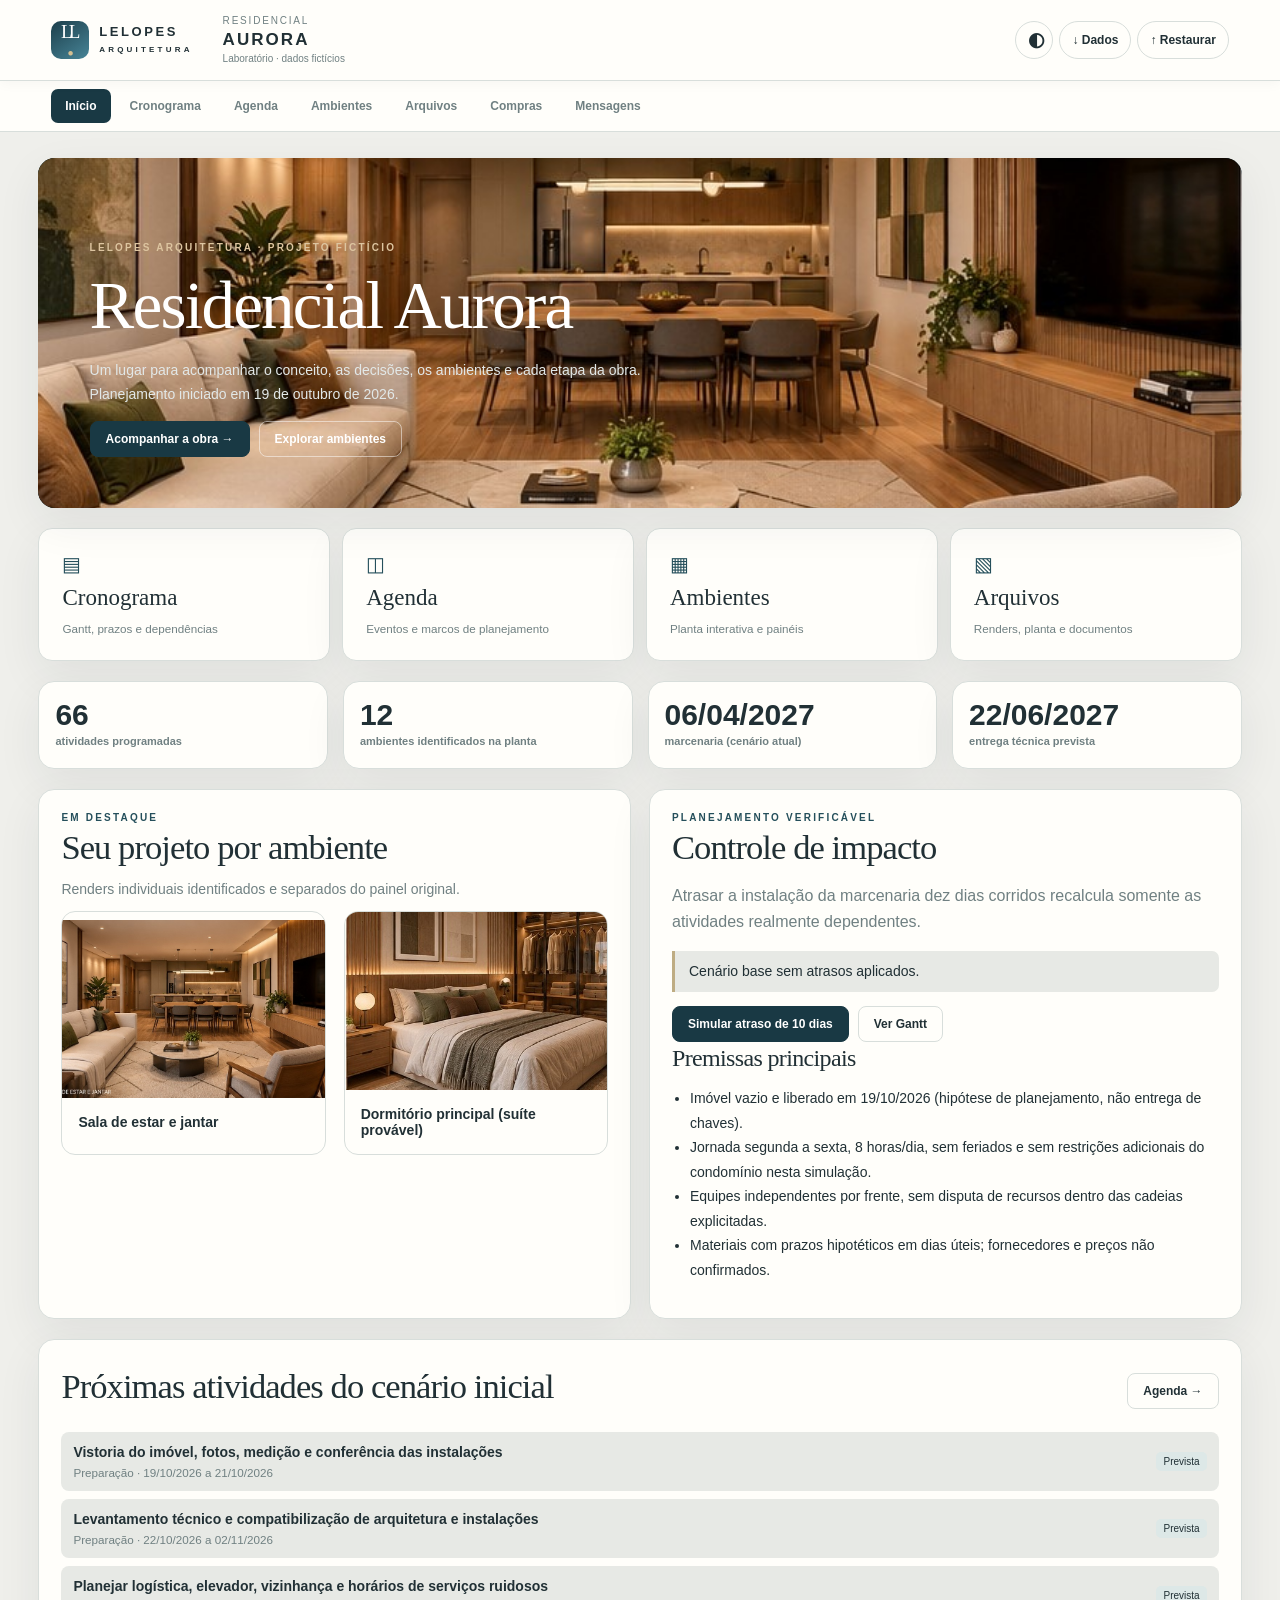
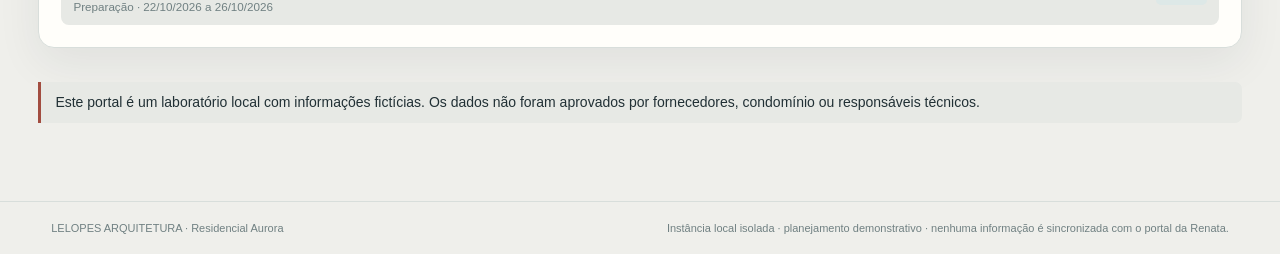
<file: index.html>
<!doctype html><html lang="pt-BR"><head><meta charset="utf-8"><meta name="viewport" content="width=device-width, initial-scale=1"><meta name="theme-color" content="#193944"><meta name="description" content="Portal de acompanhamento do Residencial Aurora. Protótipo local independente."><title>Residencial Aurora · Portal do Cliente</title><link rel="stylesheet" href="./style.css"></head><body>
<div class="shell"><header class="top"><a class="brand" href="#inicio" data-nav="inicio"><span class="monogram">LL<span>•</span></span><span class="brandtext">LELOPES <small>ARQUITETURA</small></span></a><div class="projecttag">RESIDENCIAL <strong>AURORA</strong><small>Laboratório · dados fictícios</small></div><div class="topactions"><button id="theme-toggle" class="iconbtn" aria-label="Alternar modo claro e escuro" title="Tema">◐</button><button id="export-btn" class="subtle" title="Exportar todas as edições locais">↓ Dados</button><button id="import-btn" class="subtle" title="Importar dados salvos">↑ Restaurar</button><input type="file" id="import-file" accept="application/json" hidden></div></header>
<nav class="nav" aria-label="Áreas do portal"><button data-nav="inicio">Início</button><button data-nav="cronograma">Cronograma</button><button data-nav="agenda">Agenda</button><button data-nav="ambientes">Ambientes</button><button data-nav="arquivos">Arquivos</button><button data-nav="compras">Compras</button><button data-nav="mensagens">Mensagens</button></nav>
<main id="app" tabindex="-1"></main><footer><span>LELOPES ARQUITETURA · Residencial Aurora</span><span>Instância local isolada · planejamento demonstrativo · nenhuma informação é sincronizada com o portal da Renata.</span></footer></div>
<div id="toast" role="status" aria-live="polite"></div><script id="aurora-seed" type="application/json">{"project": {"name": "Residencial Aurora", "subtitle": "Portal do cliente · laboratório independente", "start": "2026-10-19", "scope": "Reforma completa de personalização de apartamento entregue com acabamentos básicos", "assumptions": ["Imóvel vazio e liberado em 19/10/2026 (hipótese de planejamento, não entrega de chaves).", "Jornada segunda a sexta, 8 horas/dia, sem feriados e sem restrições adicionais do condomínio nesta simulação.", "Equipes independentes por frente, sem disputa de recursos dentro das cadeias explicitadas.", "Materiais com prazos hipotéticos em dias úteis; fornecedores e preços não confirmados.", "Sem quebra estrutural, alteração de fachada ou remoção indiscriminada de impermeabilização.", "Serviços executivos dependem de vistoria, aprovações e projeto técnico detalhado."], "caveats": ["Quatro ambientes sanitários aparentes; usos e acessos exatos precisam de conferência.", "Perspectivas são conceituais, não comprovação de paginação, dimensões ou compatibilidade com a planta.", "Prazos não incorporam feriados, recessos, tempo de aprovação extraordinário nem contratempos."]}, "rooms": [{"id": "AUR-GERAL", "name": "Apartamento / geral", "short": "Geral", "description": "Conjunto residencial fictício; intervenções condicionadas ao executivo, condomínio e vistorias.", "group": "Geral", "cover": "sala-estar-jantar.jpg", "imageNote": "Vista ilustrativa das áreas sociais.", "polygon": null, "tasks": ["AUR-001", "AUR-002", "AUR-003", "AUR-004", "AUR-005", "AUR-010", "AUR-011", "AUR-014", "AUR-015", "AUR-016", "AUR-017", "AUR-018", "AUR-030", "AUR-031", "AUR-032", "AUR-034", "AUR-035", "AUR-041", "AUR-042", "AUR-045", "AUR-046", "AUR-050", "AUR-064", "AUR-065", "AUR-070", "AUR-071", "AUR-072", "AUR-073", "AUR-074", "AUR-080", "AUR-081", "AUR-093", "AUR-095", "AUR-100", "AUR-101", "AUR-102", "AUR-103", "AUR-104", "AUR-105", "AUR-106"], "images": ["sala-estar-jantar.jpg"]}, {"id": "AUR-SALA", "name": "Sala de estar e jantar", "short": "Estar e jantar", "description": "Estar integrado, mesa retangular central, sofá e rack/TV; cozinha conectada por bancada.", "group": "Área social", "cover": "sala-estar-jantar.jpg", "polygon": [[629, 675], [859, 675], [859, 902], [638, 902]], "tasks": ["AUR-021", "AUR-022", "AUR-053", "AUR-060", "AUR-092"], "images": ["sala-estar-jantar.jpg"]}, {"id": "AUR-COZ", "name": "Cozinha", "short": "Cozinha", "description": "Cozinha integrada à sala, ilha/bancada com banquetas, metais e equipamentos.", "group": "Área social", "cover": "cozinha.jpg", "polygon": [[263, 740], [469, 740], [469, 905], [262, 905]], "tasks": ["AUR-019", "AUR-020", "AUR-043", "AUR-062", "AUR-082", "AUR-083", "AUR-084", "AUR-091"], "images": ["cozinha.jpg"]}, {"id": "AUR-VAR", "name": "Varanda", "short": "Varanda", "description": "Mesa redonda de jantar, cadeira de leitura e infraestrutura de apoio. Churrasqueira/jardim do render sujeitos a verificação.", "group": "Área social", "cover": "varanda.jpg", "polygon": [[863, 671], [1098, 671], [1098, 909], [863, 909]], "tasks": ["AUR-023", "AUR-024", "AUR-044", "AUR-063", "AUR-094"], "images": ["varanda.jpg"]}, {"id": "AUR-LAV", "name": "Lavanderia / serviço", "short": "Serviço", "description": "Ambiente inferior esquerdo com equipamentos de lavagem e apoio à cozinha.", "group": "Apoio", "cover": null, "polygon": [[129, 742], [260, 742], [260, 902], [129, 902]], "tasks": [], "images": []}, {"id": "AUR-CIRC", "name": "Circulação e rouparia", "short": "Circulação", "description": "Circulação íntima horizontal com armários lineares e acessos aos dormitórios e banheiros.", "group": "Apoio", "cover": null, "polygon": [[196, 670], [566, 670], [566, 616], [870, 616], [870, 671], [627, 671], [626, 737], [470, 737], [195, 739]], "tasks": [], "images": []}, {"id": "AUR-SUITE", "name": "Dormitório principal (suíte provável)", "short": "Suíte", "description": "Dormitório de casal à direita. Associação com banheiro deve ser confirmada na planta técnica.", "group": "Área íntima", "cover": "suite.jpg", "imageNote": "Render denominado Suíte; atribuição ao dormitório direito provisória.", "polygon": [[890, 373], [1091, 373], [1091, 613], [889, 613]], "tasks": [], "images": ["suite.jpg"]}, {"id": "AUR-QUARTO", "name": "Dormitório casal / quarto 2", "short": "Quarto 2", "description": "Dormitório de cama dupla à esquerda da planta. Imagem associada por hipótese, pois o render não identifica posição física.", "group": "Área íntima", "cover": "quarto.jpg", "imageNote": "Render denominado Quarto; associação provisória ao dormitório esquerdo.", "polygon": [[264, 373], [443, 373], [443, 560], [483, 560], [483, 618], [489, 618], [489, 670], [263, 670]], "tasks": [], "images": ["quarto.jpg"]}, {"id": "AUR-FLEX", "name": "Dormitório 3 / home office", "short": "Quarto 3", "description": "Ambiente central com sofá-cama ou cama, mesa e armário; sem perspectiva própria inequívoca.", "group": "Área íntima", "cover": null, "polygon": [[494, 353], [683, 353], [683, 555], [562, 555], [562, 614], [494, 614]], "tasks": [], "images": []}, {"id": "AUR-BA1", "name": "Banheiro 1 (superior esquerdo)", "short": "Banho 1", "description": "Instalação com ducha, bacia e bancada próxima ao dormitório esquerdo; verificar acesso.", "group": "Banheiros", "cover": null, "polygon": [[156, 373], [255, 373], [255, 554], [156, 554]], "tasks": [], "images": []}, {"id": "AUR-BA2", "name": "Banheiro 2 (inferior esquerdo)", "short": "Banho 2", "description": "Instalação sanitária compacta à esquerda, próxima à circulação/serviço.", "group": "Banheiros", "cover": null, "polygon": [[154, 561], [252, 561], [252, 637], [194, 637], [194, 669], [154, 669]], "tasks": [], "images": []}, {"id": "AUR-BA3", "name": "Banheiro 3 (centro direito)", "short": "Banho 3", "description": "Instalação na faixa superior entre dormitório central e suíte provável. Associação provisória do render de banheiro.", "group": "Banheiros", "cover": "banheiro.jpg", "imageNote": "Render de banheiro sem identificação de qual dos quatro; atribuição provisória.", "polygon": [[685, 374], [783, 374], [783, 556], [685, 556]], "tasks": [], "images": ["banheiro.jpg"]}, {"id": "AUR-BA4", "name": "Banheiro 4 (centro superior direito)", "short": "Banho 4", "description": "Instalação sanitária adjacente ao banho 3, acesso e uso a confirmar.", "group": "Banheiros", "cover": null, "polygon": [[786, 374], [886, 374], [886, 556], [786, 556]], "tasks": [], "images": []}], "tasks": [{"id": "AUR-001", "name": "Vistoria do imóvel, fotos, medição e conferência das instalações", "stage": "Preparação", "duration": 3, "predecessorIds": [], "environmentId": "AUR-GERAL", "release": 0, "kind": "servico", "notes": "Chaves e autorização de acesso são premissas de trabalho, não fatos confirmados.", "status": "prevista", "visao": "principal", "criticalCandidate": false, "start": "2026-10-19", "end": "2026-10-21"}, {"id": "AUR-002", "name": "Levantamento técnico e compatibilização de arquitetura e instalações", "stage": "Preparação", "duration": 8, "predecessorIds": ["AUR-001"], "environmentId": "AUR-GERAL", "release": 0, "kind": "servico", "notes": "", "status": "prevista", "visao": "principal", "criticalCandidate": false, "start": "2026-10-22", "end": "2026-11-02"}, {"id": "AUR-003", "name": "Conferência estrutural, condominial, responsabilidade técnica e aprovações", "stage": "Preparação", "duration": 10, "predecessorIds": ["AUR-002"], "environmentId": "AUR-GERAL", "release": 0, "kind": "servico", "notes": "Proibir remoções estruturais sem análise técnica e anuências aplicáveis.", "status": "prevista", "visao": "principal", "criticalCandidate": false, "start": "2026-11-03", "end": "2026-11-16"}, {"id": "AUR-004", "name": "Planejar logística, elevador, vizinhança e horários de serviços ruidosos", "stage": "Preparação", "duration": 3, "predecessorIds": ["AUR-001"], "environmentId": "AUR-GERAL", "release": 0, "kind": "servico", "notes": "", "status": "prevista", "visao": "principal", "criticalCandidate": false, "start": "2026-10-22", "end": "2026-10-26"}, {"id": "AUR-005", "name": "Proteções, segurança, isolamento, ponto provisório e organização de canteiro", "stage": "Preparação", "duration": 3, "predecessorIds": ["AUR-003", "AUR-004"], "environmentId": "AUR-GERAL", "release": 0, "kind": "servico", "notes": "", "status": "prevista", "visao": "principal", "criticalCandidate": false, "start": "2026-11-17", "end": "2026-11-19"}, {"id": "AUR-010", "name": "Especificar e aprovar pisos, revestimentos e rodapés", "stage": "Compras e suprimentos", "duration": 6, "predecessorIds": ["AUR-002"], "environmentId": "AUR-GERAL", "release": 0, "kind": "compra", "notes": "", "status": "prevista", "visao": "principal", "criticalCandidate": false, "start": "2026-11-03", "end": "2026-11-10"}, {"id": "AUR-011", "name": "Comprar e receber pisos, argamassas, rejuntes e impermeabilizantes", "stage": "Compras e suprimentos", "duration": 22, "predecessorIds": ["AUR-010"], "environmentId": "AUR-GERAL", "release": 0, "kind": "fornecimento", "notes": "Prazo fictício; requer confirmação comercial.", "status": "prevista", "visao": "principal", "criticalCandidate": false, "start": "2026-11-11", "end": "2026-12-10"}, {"id": "AUR-012", "name": "Especificar louças, metais, boxes e acessórios", "stage": "Compras e suprimentos", "duration": 5, "predecessorIds": ["AUR-002"], "environmentId": "AUR-BANS", "release": 0, "kind": "compra", "notes": "", "status": "prevista", "visao": "principal", "criticalCandidate": false, "start": "2026-11-03", "end": "2026-11-09"}, {"id": "AUR-013", "name": "Comprar e receber louças, metais e boxes", "stage": "Compras e suprimentos", "duration": 25, "predecessorIds": ["AUR-012"], "environmentId": "AUR-BANS", "release": 0, "kind": "fornecimento", "notes": "", "status": "prevista", "visao": "principal", "criticalCandidate": false, "start": "2026-11-10", "end": "2026-12-14"}, {"id": "AUR-014", "name": "Aprovar projeto luminotécnico e compatibilizar elétrica", "stage": "Compras e suprimentos", "duration": 7, "predecessorIds": ["AUR-002"], "environmentId": "AUR-GERAL", "release": 0, "kind": "compra", "notes": "", "status": "prevista", "visao": "principal", "criticalCandidate": false, "start": "2026-11-03", "end": "2026-11-11"}, {"id": "AUR-015", "name": "Comprar e receber perfis LED, drivers e luminárias", "stage": "Compras e suprimentos", "duration": 24, "predecessorIds": ["AUR-014"], "environmentId": "AUR-GERAL", "release": 0, "kind": "fornecimento", "notes": "", "status": "prevista", "visao": "principal", "criticalCandidate": false, "start": "2026-11-12", "end": "2026-12-15"}, {"id": "AUR-016", "name": "Definir marcenaria executiva, ferragens, tecidos e amostras", "stage": "Compras e suprimentos", "duration": 12, "predecessorIds": ["AUR-002"], "environmentId": "AUR-GERAL", "release": 0, "kind": "compra", "notes": "", "status": "prevista", "visao": "principal", "criticalCandidate": false, "start": "2026-11-03", "end": "2026-11-18"}, {"id": "AUR-017", "name": "Fabricação industrial da marcenaria personalizada", "stage": "Compras e suprimentos", "duration": 38, "predecessorIds": ["AUR-016"], "environmentId": "AUR-GERAL", "release": 0, "kind": "fornecimento", "notes": "Fabricação fictícia sob encomenda, em paralelo às obras civis.", "status": "prevista", "visao": "principal", "criticalCandidate": false, "start": "2026-11-19", "end": "2027-01-11"}, {"id": "AUR-018", "name": "Transporte, conferência e aclimatação da marcenaria", "stage": "Compras e suprimentos", "duration": 3, "predecessorIds": ["AUR-017"], "environmentId": "AUR-GERAL", "release": 0, "kind": "fornecimento", "notes": "", "status": "prevista", "visao": "principal", "criticalCandidate": false, "start": "2027-01-12", "end": "2027-01-14"}, {"id": "AUR-019", "name": "Escolher pedras e detalhes de bancadas e soleiras", "stage": "Compras e suprimentos", "duration": 7, "predecessorIds": ["AUR-002"], "environmentId": "AUR-COZ", "release": 0, "kind": "compra", "notes": "", "status": "prevista", "visao": "principal", "criticalCandidate": false, "start": "2026-11-03", "end": "2026-11-11"}, {"id": "AUR-020", "name": "Comprar e receber eletrodomésticos e equipamentos", "stage": "Compras e suprimentos", "duration": 24, "predecessorIds": ["AUR-002"], "environmentId": "AUR-COZ", "release": 0, "kind": "fornecimento", "notes": "", "status": "prevista", "visao": "principal", "criticalCandidate": false, "start": "2026-11-03", "end": "2026-12-04"}, {"id": "AUR-021", "name": "Escolher mobiliário solto, persianas, tapetes e decoração", "stage": "Compras e suprimentos", "duration": 8, "predecessorIds": ["AUR-002"], "environmentId": "AUR-SALA", "release": 0, "kind": "compra", "notes": "", "status": "prevista", "visao": "principal", "criticalCandidate": false, "start": "2026-11-03", "end": "2026-11-12"}, {"id": "AUR-022", "name": "Encomendar e receber mobiliário solto, persianas e decoração", "stage": "Compras e suprimentos", "duration": 35, "predecessorIds": ["AUR-021"], "environmentId": "AUR-SALA", "release": 0, "kind": "fornecimento", "notes": "", "status": "prevista", "visao": "principal", "criticalCandidate": false, "start": "2026-11-13", "end": "2026-12-31"}, {"id": "AUR-023", "name": "Aprovar solução de varanda e necessidade de autorização condominial", "stage": "Compras e suprimentos", "duration": 8, "predecessorIds": ["AUR-002"], "environmentId": "AUR-VAR", "release": 0, "kind": "compra", "notes": "Render sugere área gourmet/jardim, mas infraestrutura deve ser verificada.", "status": "prevista", "visao": "principal", "criticalCandidate": false, "start": "2026-11-03", "end": "2026-11-12"}, {"id": "AUR-024", "name": "Comprar e receber equipamentos e acabamentos da varanda", "stage": "Compras e suprimentos", "duration": 20, "predecessorIds": ["AUR-023"], "environmentId": "AUR-VAR", "release": 0, "kind": "fornecimento", "notes": "", "status": "prevista", "visao": "principal", "criticalCandidate": false, "start": "2026-11-13", "end": "2026-12-10"}, {"id": "AUR-030", "name": "Desenergização seletiva e isolamento das redes a intervir", "stage": "Retiradas e demolições", "duration": 2, "predecessorIds": ["AUR-005"], "environmentId": "AUR-GERAL", "release": 0, "kind": "servico", "notes": "", "status": "prevista", "visao": "principal", "criticalCandidate": false, "start": "2026-11-20", "end": "2026-11-23"}, {"id": "AUR-031", "name": "Desmontagem de peças, portas de móveis e acessórios existentes", "stage": "Retiradas e demolições", "duration": 4, "predecessorIds": ["AUR-030"], "environmentId": "AUR-GERAL", "release": 0, "kind": "servico", "notes": "", "status": "prevista", "visao": "principal", "criticalCandidate": false, "start": "2026-11-24", "end": "2026-11-27"}, {"id": "AUR-032", "name": "Remover pisos, rodapés e bases originais definidos para substituição", "stage": "Retiradas e demolições", "duration": 8, "predecessorIds": ["AUR-031"], "environmentId": "AUR-GERAL", "release": 0, "kind": "servico", "notes": "O apartamento já tem pisos assentados; remoção planejada.", "status": "prevista", "visao": "principal", "criticalCandidate": false, "start": "2026-11-30", "end": "2026-12-09"}, {"id": "AUR-033", "name": "Remover acabamentos básicos dos banheiros e cozinha", "stage": "Retiradas e demolições", "duration": 7, "predecessorIds": ["AUR-031"], "environmentId": "AUR-BANS", "release": 0, "kind": "servico", "notes": "", "status": "prevista", "visao": "principal", "criticalCandidate": false, "start": "2026-11-30", "end": "2026-12-08"}, {"id": "AUR-034", "name": "Caçambas, segregação, transporte e destinação dos resíduos", "stage": "Retiradas e demolições", "duration": 9, "predecessorIds": ["AUR-032", "AUR-033"], "environmentId": "AUR-GERAL", "release": 0, "kind": "servico", "notes": "Logística sujeita às regras do condomínio.", "status": "prevista", "visao": "principal", "criticalCandidate": false, "start": "2026-12-10", "end": "2026-12-22"}, {"id": "AUR-035", "name": "Vistoria de bases expostas e diagnóstico de patologias", "stage": "Retiradas e demolições", "duration": 3, "predecessorIds": ["AUR-032", "AUR-033"], "environmentId": "AUR-GERAL", "release": 0, "kind": "servico", "notes": "", "status": "prevista", "visao": "principal", "criticalCandidate": false, "start": "2026-12-10", "end": "2026-12-14"}, {"id": "AUR-040", "name": "Rasgos e adequações hidráulicas e de esgoto em áreas molhadas", "stage": "Instalações e infraestrutura", "duration": 7, "predecessorIds": ["AUR-035"], "environmentId": "AUR-BANS", "release": 0, "kind": "servico", "notes": "", "status": "prevista", "visao": "principal", "criticalCandidate": false, "start": "2026-12-15", "end": "2026-12-23"}, {"id": "AUR-041", "name": "Infra elétrica, circuitos, quadro, tomadas e automação compatibilizada", "stage": "Instalações e infraestrutura", "duration": 10, "predecessorIds": ["AUR-035", "AUR-014"], "environmentId": "AUR-GERAL", "release": 0, "kind": "servico", "notes": "", "status": "prevista", "visao": "principal", "criticalCandidate": false, "start": "2026-12-15", "end": "2026-12-28"}, {"id": "AUR-042", "name": "Pontos de iluminação, alimentação de LED e infraestrutura de forro", "stage": "Instalações e infraestrutura", "duration": 5, "predecessorIds": ["AUR-041"], "environmentId": "AUR-GERAL", "release": 0, "kind": "servico", "notes": "", "status": "prevista", "visao": "principal", "criticalCandidate": false, "start": "2026-12-29", "end": "2027-01-04"}, {"id": "AUR-043", "name": "Adequar pontos da cozinha para ilha, coifa e equipamentos conforme projeto", "stage": "Instalações e infraestrutura", "duration": 5, "predecessorIds": ["AUR-040", "AUR-041"], "environmentId": "AUR-COZ", "release": 0, "kind": "servico", "notes": "", "status": "prevista", "visao": "principal", "criticalCandidate": false, "start": "2026-12-29", "end": "2027-01-04"}, {"id": "AUR-044", "name": "Verificar cargas, ventilação, gás e viabilidade técnica da varanda", "stage": "Instalações e infraestrutura", "duration": 5, "predecessorIds": ["AUR-023", "AUR-035"], "environmentId": "AUR-VAR", "release": 0, "kind": "servico", "notes": "Sem presumir churrasqueira/gás permitido.", "status": "prevista", "visao": "principal", "criticalCandidate": false, "start": "2026-12-15", "end": "2026-12-21"}, {"id": "AUR-045", "name": "Teste estanqueidade hidráulica, elétrica preliminar e inspeção fotográfica", "stage": "Instalações e infraestrutura", "duration": 3, "predecessorIds": ["AUR-040", "AUR-043"], "environmentId": "AUR-GERAL", "release": 0, "kind": "servico", "notes": "", "status": "prevista", "visao": "principal", "criticalCandidate": false, "start": "2027-01-05", "end": "2027-01-07"}, {"id": "AUR-046", "name": "Fechamento de rasgos e recomposição das alvenarias", "stage": "Instalações e infraestrutura", "duration": 5, "predecessorIds": ["AUR-042", "AUR-045"], "environmentId": "AUR-GERAL", "release": 0, "kind": "servico", "notes": "", "status": "prevista", "visao": "principal", "criticalCandidate": false, "start": "2027-01-08", "end": "2027-01-14"}, {"id": "AUR-050", "name": "Regularização de pisos e paredes após remoções", "stage": "Bases e impermeabilização", "duration": 9, "predecessorIds": ["AUR-034", "AUR-046"], "environmentId": "AUR-GERAL", "release": 0, "kind": "servico", "notes": "", "status": "prevista", "visao": "principal", "criticalCandidate": false, "start": "2027-01-15", "end": "2027-01-27"}, {"id": "AUR-051", "name": "Aplicação de impermeabilização nas áreas úmidas intervindas", "stage": "Bases e impermeabilização", "duration": 5, "predecessorIds": ["AUR-050"], "environmentId": "AUR-BANS", "release": 0, "kind": "servico", "notes": "Impermeabilização conforme projeto, manual do sistema e áreas afetadas.", "status": "prevista", "visao": "principal", "criticalCandidate": false, "start": "2027-01-28", "end": "2027-02-03"}, {"id": "AUR-052", "name": "Tempo de cura e teste de estanqueidade da impermeabilização", "stage": "Bases e impermeabilização", "duration": 5, "predecessorIds": ["AUR-051"], "environmentId": "AUR-BANS", "release": 0, "kind": "servico", "notes": "Não comprimir prazo de cura sem especificação do fabricante.", "status": "prevista", "visao": "principal", "criticalCandidate": false, "start": "2027-02-04", "end": "2027-02-10"}, {"id": "AUR-053", "name": "Contrapiso e preparação final dos substratos secos", "stage": "Bases e impermeabilização", "duration": 6, "predecessorIds": ["AUR-050"], "environmentId": "AUR-SALA", "release": 0, "kind": "servico", "notes": "", "status": "prevista", "visao": "principal", "criticalCandidate": false, "start": "2027-01-28", "end": "2027-02-04"}, {"id": "AUR-060", "name": "Assentamento de pisos secos novos, perfis e transições", "stage": "Revestimentos e pisos", "duration": 10, "predecessorIds": ["AUR-011", "AUR-053"], "environmentId": "AUR-SALA", "release": 0, "kind": "servico", "notes": "", "status": "prevista", "visao": "principal", "criticalCandidate": false, "start": "2027-02-05", "end": "2027-02-18"}, {"id": "AUR-061", "name": "Revestir pisos e paredes dos banheiros", "stage": "Revestimentos e pisos", "duration": 10, "predecessorIds": ["AUR-011", "AUR-052"], "environmentId": "AUR-BANS", "release": 0, "kind": "servico", "notes": "", "status": "prevista", "visao": "principal", "criticalCandidate": false, "start": "2027-02-11", "end": "2027-02-24"}, {"id": "AUR-062", "name": "Assentamento de acabamento de cozinha e área de serviço", "stage": "Revestimentos e pisos", "duration": 7, "predecessorIds": ["AUR-011", "AUR-043", "AUR-050"], "environmentId": "AUR-COZ", "release": 0, "kind": "servico", "notes": "", "status": "prevista", "visao": "principal", "criticalCandidate": false, "start": "2027-01-28", "end": "2027-02-05"}, {"id": "AUR-063", "name": "Assentamento de acabamento da varanda, se tecnicamente permitido", "stage": "Revestimentos e pisos", "duration": 6, "predecessorIds": ["AUR-024", "AUR-044", "AUR-050"], "environmentId": "AUR-VAR", "release": 0, "kind": "servico", "notes": "", "status": "prevista", "visao": "principal", "criticalCandidate": false, "start": "2027-01-28", "end": "2027-02-04"}, {"id": "AUR-064", "name": "Rejuntamento, selagens de perímetro e cura de pisos/revestimentos", "stage": "Revestimentos e pisos", "duration": 5, "predecessorIds": ["AUR-060", "AUR-061", "AUR-062", "AUR-063"], "environmentId": "AUR-GERAL", "release": 0, "kind": "servico", "notes": "", "status": "prevista", "visao": "principal", "criticalCandidate": false, "start": "2027-02-25", "end": "2027-03-03"}, {"id": "AUR-065", "name": "Rodapés, soleiras, arremates e proteção dos novos pisos", "stage": "Revestimentos e pisos", "duration": 4, "predecessorIds": ["AUR-064"], "environmentId": "AUR-GERAL", "release": 0, "kind": "servico", "notes": "", "status": "prevista", "visao": "principal", "criticalCandidate": false, "start": "2027-03-04", "end": "2027-03-09"}, {"id": "AUR-070", "name": "Estrutura de forro, sancas, rasgos e visita técnica", "stage": "Forros, pintura e iluminação", "duration": 8, "predecessorIds": ["AUR-042", "AUR-046"], "environmentId": "AUR-GERAL", "release": 0, "kind": "servico", "notes": "", "status": "prevista", "visao": "principal", "criticalCandidate": false, "start": "2027-01-15", "end": "2027-01-26"}, {"id": "AUR-071", "name": "Fechamento, tratamento de juntas e inspeção do forro", "stage": "Forros, pintura e iluminação", "duration": 6, "predecessorIds": ["AUR-070"], "environmentId": "AUR-GERAL", "release": 0, "kind": "servico", "notes": "", "status": "prevista", "visao": "principal", "criticalCandidate": false, "start": "2027-01-27", "end": "2027-02-03"}, {"id": "AUR-072", "name": "Preparação, selagem, massa e primeira pintura de paredes/forro", "stage": "Forros, pintura e iluminação", "duration": 9, "predecessorIds": ["AUR-071", "AUR-065"], "environmentId": "AUR-GERAL", "release": 0, "kind": "servico", "notes": "", "status": "prevista", "visao": "principal", "criticalCandidate": false, "start": "2027-03-10", "end": "2027-03-22"}, {"id": "AUR-073", "name": "Instalação elétrica final de perfis de LED e spots", "stage": "Forros, pintura e iluminação", "duration": 5, "predecessorIds": ["AUR-015", "AUR-072"], "environmentId": "AUR-GERAL", "release": 0, "kind": "servico", "notes": "", "status": "prevista", "visao": "principal", "criticalCandidate": false, "start": "2027-03-23", "end": "2027-03-29"}, {"id": "AUR-074", "name": "Segunda pintura e retoques prévios à montagem", "stage": "Forros, pintura e iluminação", "duration": 5, "predecessorIds": ["AUR-073"], "environmentId": "AUR-GERAL", "release": 0, "kind": "servico", "notes": "", "status": "prevista", "visao": "principal", "criticalCandidate": false, "start": "2027-03-30", "end": "2027-04-05"}, {"id": "AUR-080", "name": "Marcenaria — instalação de estruturas e frentes personalizadas", "stage": "Marcenaria e marmoraria", "duration": 12, "predecessorIds": ["AUR-018", "AUR-074", "AUR-065"], "environmentId": "AUR-GERAL", "release": 0, "kind": "servico", "notes": "Atividade alvo do teste: deslocar início em dez dias corridos.", "status": "prevista", "visao": "principal", "criticalCandidate": false, "start": "2027-04-06", "end": "2027-04-21"}, {"id": "AUR-081", "name": "Vistoria, regulagem e liberação da marcenaria", "stage": "Marcenaria e marmoraria", "duration": 4, "predecessorIds": ["AUR-080"], "environmentId": "AUR-GERAL", "release": 0, "kind": "servico", "notes": "", "status": "prevista", "visao": "principal", "criticalCandidate": false, "start": "2027-04-22", "end": "2027-04-27"}, {"id": "AUR-082", "name": "Medição final das bancadas sobre mobiliário efetivamente instalado", "stage": "Marcenaria e marmoraria", "duration": 2, "predecessorIds": ["AUR-080", "AUR-019"], "environmentId": "AUR-COZ", "release": 0, "kind": "servico", "notes": "", "status": "prevista", "visao": "principal", "criticalCandidate": false, "start": "2027-04-22", "end": "2027-04-23"}, {"id": "AUR-083", "name": "Beneficiamento e fabricação das pedras sob medida", "stage": "Marcenaria e marmoraria", "duration": 16, "predecessorIds": ["AUR-082"], "environmentId": "AUR-COZ", "release": 0, "kind": "fornecimento", "notes": "", "status": "prevista", "visao": "principal", "criticalCandidate": false, "start": "2027-04-26", "end": "2027-05-17"}, {"id": "AUR-084", "name": "Transporte e instalação das pedras e cubas sobre bancadas", "stage": "Marcenaria e marmoraria", "duration": 4, "predecessorIds": ["AUR-083", "AUR-081"], "environmentId": "AUR-COZ", "release": 0, "kind": "servico", "notes": "", "status": "prevista", "visao": "principal", "criticalCandidate": false, "start": "2027-05-18", "end": "2027-05-21"}, {"id": "AUR-090", "name": "Instalar louças, metais, válvulas, boxes e acessórios", "stage": "Equipamentos e montagens", "duration": 5, "predecessorIds": ["AUR-013", "AUR-064"], "environmentId": "AUR-BANS", "release": 0, "kind": "servico", "notes": "", "status": "prevista", "visao": "principal", "criticalCandidate": false, "start": "2027-03-04", "end": "2027-03-10"}, {"id": "AUR-091", "name": "Instalar eletrodomésticos e testar cargas e conexões", "stage": "Equipamentos e montagens", "duration": 5, "predecessorIds": ["AUR-020", "AUR-084", "AUR-090"], "environmentId": "AUR-COZ", "release": 0, "kind": "servico", "notes": "", "status": "prevista", "visao": "principal", "criticalCandidate": false, "start": "2027-05-24", "end": "2027-05-28"}, {"id": "AUR-092", "name": "Instalar persianas, cortinas e elementos decorativos fixos", "stage": "Equipamentos e montagens", "duration": 4, "predecessorIds": ["AUR-022", "AUR-081"], "environmentId": "AUR-SALA", "release": 0, "kind": "servico", "notes": "", "status": "prevista", "visao": "principal", "criticalCandidate": false, "start": "2027-04-28", "end": "2027-05-03"}, {"id": "AUR-093", "name": "Montar mobiliário solto, cabeceiras e tapetes", "stage": "Equipamentos e montagens", "duration": 5, "predecessorIds": ["AUR-022", "AUR-081", "AUR-065"], "environmentId": "AUR-GERAL", "release": 0, "kind": "servico", "notes": "", "status": "prevista", "visao": "principal", "criticalCandidate": false, "start": "2027-04-28", "end": "2027-05-04"}, {"id": "AUR-094", "name": "Instalação final da varanda e jardinagem conforme viabilidade", "stage": "Equipamentos e montagens", "duration": 4, "predecessorIds": ["AUR-063", "AUR-024", "AUR-090"], "environmentId": "AUR-VAR", "release": 0, "kind": "servico", "notes": "", "status": "prevista", "visao": "principal", "criticalCandidate": false, "start": "2027-03-11", "end": "2027-03-16"}, {"id": "AUR-095", "name": "Completar iluminação decorativa e ajustes de cenas", "stage": "Equipamentos e montagens", "duration": 4, "predecessorIds": ["AUR-073", "AUR-081", "AUR-093"], "environmentId": "AUR-GERAL", "release": 0, "kind": "servico", "notes": "", "status": "prevista", "visao": "principal", "criticalCandidate": false, "start": "2027-05-05", "end": "2027-05-10"}, {"id": "AUR-100", "name": "Comissionamento hidráulico, esgoto e funcionamento de equipamentos", "stage": "Testes e entrega", "duration": 3, "predecessorIds": ["AUR-090", "AUR-091"], "environmentId": "AUR-GERAL", "release": 0, "kind": "servico", "notes": "", "status": "prevista", "visao": "principal", "criticalCandidate": false, "start": "2027-05-31", "end": "2027-06-02"}, {"id": "AUR-101", "name": "Inspeção elétrica, circuitos, LEDs e segurança de uso", "stage": "Testes e entrega", "duration": 3, "predecessorIds": ["AUR-095", "AUR-091"], "environmentId": "AUR-GERAL", "release": 0, "kind": "servico", "notes": "", "status": "prevista", "visao": "principal", "criticalCandidate": false, "start": "2027-05-31", "end": "2027-06-02"}, {"id": "AUR-102", "name": "Vistoria de qualidade, checklist por ambiente e lista de correções", "stage": "Testes e entrega", "duration": 3, "predecessorIds": ["AUR-084", "AUR-092", "AUR-093", "AUR-094", "AUR-100", "AUR-101"], "environmentId": "AUR-GERAL", "release": 0, "kind": "servico", "notes": "", "status": "prevista", "visao": "principal", "criticalCandidate": false, "start": "2027-06-03", "end": "2027-06-07"}, {"id": "AUR-103", "name": "Correção de pendências, ajustes e retoques finais", "stage": "Testes e entrega", "duration": 6, "predecessorIds": ["AUR-102"], "environmentId": "AUR-GERAL", "release": 0, "kind": "servico", "notes": "", "status": "prevista", "visao": "principal", "criticalCandidate": false, "start": "2027-06-08", "end": "2027-06-15"}, {"id": "AUR-104", "name": "Limpeza pós-obra, retirada de proteções e destinação final", "stage": "Testes e entrega", "duration": 4, "predecessorIds": ["AUR-103"], "environmentId": "AUR-GERAL", "release": 0, "kind": "servico", "notes": "", "status": "prevista", "visao": "principal", "criticalCandidate": false, "start": "2027-06-16", "end": "2027-06-21"}, {"id": "AUR-105", "name": "Entrega técnica, manuais, garantias e documentos", "stage": "Testes e entrega", "duration": 1, "predecessorIds": ["AUR-104"], "environmentId": "AUR-GERAL", "release": 0, "kind": "marco", "notes": "", "status": "prevista", "visao": "principal", "criticalCandidate": false, "start": "2027-06-22", "end": "2027-06-22"}, {"id": "AUR-106", "name": "Janela de mudança / ocupação (somente hipótese)", "stage": "Testes e entrega", "duration": 1, "predecessorIds": ["AUR-105"], "environmentId": "AUR-GERAL", "release": 0, "kind": "marco", "notes": "", "status": "prevista", "visao": "principal", "criticalCandidate": false, "start": "2027-06-23", "end": "2027-06-23"}], "purchases": [{"id": "AUR-P01", "name": "Porcelanato / piso de área social", "environmentId": "AUR-SALA", "status": "especificar", "notes": "Quantidade depende de levantamento métrico", "supplier": "", "amount": null, "qty": null, "url": ""}, {"id": "AUR-P02", "name": "Revestimentos e impermeabilizantes banheiros", "environmentId": "AUR-BA3", "status": "cotacao", "notes": "Especificação e sistema compatível com substrato", "supplier": "", "amount": null, "qty": null, "url": ""}, {"id": "AUR-P03", "name": "Madeira engenheirada ou piso amadeirado", "environmentId": "AUR-QUARTO", "status": "especificar", "notes": "Material indicado visualmente; definição técnica pendente", "supplier": "", "amount": null, "qty": null, "url": ""}, {"id": "AUR-P04", "name": "Marcenaria personalizada", "environmentId": "AUR-SUITE", "status": "encomenda", "notes": "Ferragens, projeto e produção fictícios", "supplier": "", "amount": null, "qty": null, "url": ""}, {"id": "AUR-P05", "name": "Bancadas de pedra sintética/natural", "environmentId": "AUR-COZ", "status": "especificar", "notes": "Material não identificável com precisão no render", "supplier": "", "amount": null, "qty": null, "url": ""}, {"id": "AUR-P06", "name": "Cubas, metais e louças", "environmentId": "AUR-BA3", "status": "cotacao", "notes": "Compatibilizar hidráulica", "supplier": "", "amount": null, "qty": null, "url": ""}, {"id": "AUR-P07", "name": "Perfis LED, driver, spots e pendentes", "environmentId": "AUR-SALA", "status": "cotacao", "notes": "Cálculo luminotécnico e acessibilidade de manutenção", "supplier": "", "amount": null, "qty": null, "url": ""}, {"id": "AUR-P08", "name": "Móveis soltos, poltronas, mesas e cadeiras", "environmentId": "AUR-SALA", "status": "cotacao", "notes": "Dimensões e logística de entrega a confirmar", "supplier": "", "amount": null, "qty": null, "url": ""}, {"id": "AUR-P09", "name": "Persianas, cortinas e tecidos", "environmentId": "AUR-SUITE", "status": "especificar", "notes": "Medição final após acabamentos", "supplier": "", "amount": null, "qty": null, "url": ""}, {"id": "AUR-P10", "name": "Geladeira, forno, cooktop e coifa", "environmentId": "AUR-COZ", "status": "cotacao", "notes": "Compatibilização de potência, ventilação e gás", "supplier": "", "amount": null, "qty": null, "url": ""}, {"id": "AUR-P11", "name": "Varanda: mobiliário e vegetação", "environmentId": "AUR-VAR", "status": "especificar", "notes": "Consultar carga, vento e regras condominiais", "supplier": "", "amount": null, "qty": null, "url": ""}, {"id": "AUR-P12", "name": "Box e espelhos sob medida", "environmentId": "AUR-BA1", "status": "cotacao", "notes": "Medições após acabamentos", "supplier": "", "amount": null, "qty": null, "url": ""}], "events": [{"id": "AUR-E01", "date": "2026-10-19", "time": "09:00", "kind": "visita", "title": "Início fictício do planejamento", "description": "Premissa, não evento confirmado."}, {"id": "AUR-E02", "date": "2026-10-26", "time": "14:00", "kind": "decisao", "title": "Revisão de especificações", "description": "Janela proposta para decisões."}, {"id": "AUR-E03", "date": "2027-04-06", "time": "09:00", "kind": "obra", "title": "Marcenaria — início previsto", "description": "Data calculada, sujeita à obra e ao fornecedor."}, {"id": "AUR-E04", "date": "2027-06-22", "time": "15:00", "kind": "marco", "title": "Entrega técnica prevista", "description": "Meta fictícia condicionada a testes e ajustes."}], "decisions": [{"id": "AUR-D01", "date": "2026-10-19", "roomId": "AUR-GERAL", "title": "Premissa de reforma integral", "description": "Todos os acabamentos novos dependem de vistoria e compatibilização. Decisão fictícia do laboratório.", "status": "em_estudo"}], "comments": [], "board": {}, "files": [{"id": "AUR-F01", "title": "Planta humanizada de referência", "path": "media/planta-humanizada.jpg", "roomId": "AUR-GERAL", "kind": "imagem"}, {"id": "AUR-R01", "title": "Perspectiva — sala-estar-jantar", "path": "media/sala-estar-jantar.jpg", "roomId": "AUR-SALA", "kind": "imagem"}, {"id": "AUR-R02", "title": "Perspectiva — cozinha", "path": "media/cozinha.jpg", "roomId": "AUR-COZ", "kind": "imagem"}, {"id": "AUR-R03", "title": "Perspectiva — varanda", "path": "media/varanda.jpg", "roomId": "AUR-VAR", "kind": "imagem"}, {"id": "AUR-R04", "title": "Perspectiva — suite", "path": "media/suite.jpg", "roomId": "AUR-SUITE", "kind": "imagem"}, {"id": "AUR-R05", "title": "Perspectiva — quarto", "path": "media/quarto.jpg", "roomId": "AUR-QUARTO", "kind": "imagem"}, {"id": "AUR-R06", "title": "Perspectiva — banheiro", "path": "media/banheiro.jpg", "roomId": "AUR-BA3", "kind": "imagem"}], "simulation": {"target": "AUR-080", "shiftCalendarDays": 10, "lockedDate": "2027-04-16", "baselineInstallation": {"start": "2027-04-06", "end": "2027-04-21"}, "delayedInstallation": {"start": "2027-04-16", "end": "2027-05-03"}, "baselineDelivery": {"start": "2027-06-22", "end": "2027-06-22"}, "delayedDelivery": {"start": "2027-07-02", "end": "2027-07-02"}, "affected": [{"id": "AUR-080", "name": "Marcenaria — instalação de estruturas e frentes personalizadas", "before": {"start": "2027-04-06", "end": "2027-04-21"}, "after": {"start": "2027-04-16", "end": "2027-05-03"}}, {"id": "AUR-081", "name": "Vistoria, regulagem e liberação da marcenaria", "before": {"start": "2027-04-22", "end": "2027-04-27"}, "after": {"start": "2027-05-04", "end": "2027-05-07"}}, {"id": "AUR-082", "name": "Medição final das bancadas sobre mobiliário efetivamente instalado", "before": {"start": "2027-04-22", "end": "2027-04-23"}, "after": {"start": "2027-05-04", "end": "2027-05-05"}}, {"id": "AUR-083", "name": "Beneficiamento e fabricação das pedras sob medida", "before": {"start": "2027-04-26", "end": "2027-05-17"}, "after": {"start": "2027-05-06", "end": "2027-05-27"}}, {"id": "AUR-084", "name": "Transporte e instalação das pedras e cubas sobre bancadas", "before": {"start": "2027-05-18", "end": "2027-05-21"}, "after": {"start": "2027-05-28", "end": "2027-06-02"}}, {"id": "AUR-091", "name": "Instalar eletrodomésticos e testar cargas e conexões", "before": {"start": "2027-05-24", "end": "2027-05-28"}, "after": {"start": "2027-06-03", "end": "2027-06-09"}}, {"id": "AUR-092", "name": "Instalar persianas, cortinas e elementos decorativos fixos", "before": {"start": "2027-04-28", "end": "2027-05-03"}, "after": {"start": "2027-05-10", "end": "2027-05-13"}}, {"id": "AUR-093", "name": "Montar mobiliário solto, cabeceiras e tapetes", "before": {"start": "2027-04-28", "end": "2027-05-04"}, "after": {"start": "2027-05-10", "end": "2027-05-14"}}, {"id": "AUR-095", "name": "Completar iluminação decorativa e ajustes de cenas", "before": {"start": "2027-05-05", "end": "2027-05-10"}, "after": {"start": "2027-05-17", "end": "2027-05-20"}}, {"id": "AUR-100", "name": "Comissionamento hidráulico, esgoto e funcionamento de equipamentos", "before": {"start": "2027-05-31", "end": "2027-06-02"}, "after": {"start": "2027-06-10", "end": "2027-06-14"}}, {"id": "AUR-101", "name": "Inspeção elétrica, circuitos, LEDs e segurança de uso", "before": {"start": "2027-05-31", "end": "2027-06-02"}, "after": {"start": "2027-06-10", "end": "2027-06-14"}}, {"id": "AUR-102", "name": "Vistoria de qualidade, checklist por ambiente e lista de correções", "before": {"start": "2027-06-03", "end": "2027-06-07"}, "after": {"start": "2027-06-15", "end": "2027-06-17"}}, {"id": "AUR-103", "name": "Correção de pendências, ajustes e retoques finais", "before": {"start": "2027-06-08", "end": "2027-06-15"}, "after": {"start": "2027-06-18", "end": "2027-06-25"}}, {"id": "AUR-104", "name": "Limpeza pós-obra, retirada de proteções e destinação final", "before": {"start": "2027-06-16", "end": "2027-06-21"}, "after": {"start": "2027-06-28", "end": "2027-07-01"}}, {"id": "AUR-105", "name": "Entrega técnica, manuais, garantias e documentos", "before": {"start": "2027-06-22", "end": "2027-06-22"}, "after": {"start": "2027-07-02", "end": "2027-07-02"}}, {"id": "AUR-106", "name": "Janela de mudança / ocupação (somente hipótese)", "before": {"start": "2027-06-23", "end": "2027-06-23"}, "after": {"start": "2027-07-05", "end": "2027-07-05"}}]}, "history": [{"at": "2026-10-19T09:00:00", "kind": "premissa", "description": "Planejamento fictício iniciado em 19/10/2026."}, {"at": "2026-10-19T09:01:00", "kind": "simulacao", "description": "Cenário de atraso de 10 dias corridos da instalação de marcenaria calculado; ativável na interface."}]}</script><script src="./app.js"></script></body></html>
</file>
<file: style.css>
:root{--deep:#193944;--deep2:#254f5b;--ink:#213035;--muted:#708082;--bg:#efefeb;--card:#fffefa;--alt:#e7e9e5;--line:#d8dedb;--accent:#beac83;--soft:#dde8e7;--danger:#a24d40;--good:#34795f;--shadow:0 15px 45px rgba(23,49,56,.07);color-scheme:light}html[data-theme=dark]{--ink:#e2eae6;--muted:#9db1b2;--bg:#101f23;--card:#1b3036;--alt:#263d42;--line:#365155;--soft:#294950;--deep:#234a58;--deep2:#326478;--shadow:0 15px 45px rgba(0,0,0,.15);color-scheme:dark}*{box-sizing:border-box}html{scroll-behavior:auto}body{margin:0;background:var(--bg);color:var(--ink);font-family:Inter,Manrope,'Segoe UI',Arial,sans-serif;font-size:14px}button,input,select,textarea{font:inherit}button{cursor:pointer}a{color:var(--deep2)}html[data-theme=dark] a{color:#b0d5df}button:focus-visible,a:focus-visible,[tabindex]:focus-visible{outline:3px solid #e9a54c;outline-offset:3px}.shell{min-height:100vh;display:flex;flex-direction:column}.top{display:flex;align-items:center;gap:30px;padding:14px clamp(16px,4vw,56px);background:var(--card);border-bottom:1px solid var(--line);position:sticky;top:0;z-index:10;box-shadow:0 3px 12px #14242909}.brand{display:flex;align-items:center;text-decoration:none!important;gap:10px;white-space:nowrap;color:var(--ink)!important}.monogram{background:linear-gradient(145deg,#1c3f4b,#488598);color:white;width:38px;height:38px;border-radius:10px;display:grid;place-items:center;font-family:Georgia;font-size:19px;letter-spacing:-4px;padding-right:3px}.monogram span{color:#d4bf92}.brandtext{display:flex;flex-direction:column;font-size:13px;font-weight:750;letter-spacing:.2em;line-height:1.1}.brandtext small{font-size:8px;letter-spacing:.4em;margin-top:6px}.projecttag{font-size:10px;letter-spacing:.18em;color:var(--muted);display:flex;flex-direction:column;line-height:1.4}.projecttag strong{font-size:17px;font-weight:700;color:var(--ink);letter-spacing:.12em}.projecttag small{font-size:10px;letter-spacing:0}.topactions{display:flex;gap:6px;margin-left:auto}.subtle,.iconbtn{border:1px solid var(--line);background:var(--card);color:var(--ink);border-radius:30px;padding:9px 12px;font-size:12px;font-weight:650}.iconbtn{font-size:19px;line-height:17px;width:38px;height:38px}.nav{display:flex;gap:5px;flex-wrap:wrap;padding:8px clamp(16px,4vw,56px);background:var(--card);border-bottom:1px solid var(--line);position:sticky;top:65px;z-index:9}.nav button{border:0;background:transparent;padding:10px 14px;border-radius:7px;color:var(--muted);font-weight:650;font-size:12px}.nav button.active,.nav button:hover{background:var(--deep);color:#fff}main{width:min(1360px,100%);margin:0 auto;flex:1;padding:26px clamp(16px,3vw,40px) 64px}h1,h2,h3{font-family:Georgia,'Times New Roman',serif;font-weight:500;letter-spacing:-.027em;margin:.15em 0 .4em}h1{font-size:clamp(34px,4vw,57px)}h2{font-size:clamp(25px,2.7vw,35px)}h3{font-size:24px}.eyebrow{font-size:10px;font-weight:800;letter-spacing:.22em;text-transform:uppercase;color:var(--deep2)}html[data-theme=dark] .eyebrow{color:#a6cfd7}.muted{color:var(--muted)}.lead{font-size:16px;line-height:1.6;color:var(--muted);max-width:850px}.stack{display:grid;gap:20px}.panel{background:var(--card);border:1px solid var(--line);border-radius:16px;padding:22px;box-shadow:var(--shadow)}.panel.slim{padding:16px}.grid2{display:grid;grid-template-columns:1fr 1fr;gap:18px}.grid3{display:grid;grid-template-columns:repeat(3,1fr);gap:18px}.grid4{display:grid;grid-template-columns:repeat(4,1fr);gap:15px}.stat{font-size:30px;font-weight:700;color:var(--ink);line-height:1.1}.stat small{font-size:11px;font-weight:600;color:var(--muted);display:block;line-height:1.9}.button,.solid,.ghost{border-radius:8px;padding:10px 15px;border:1px solid var(--line);font-weight:700;font-size:12px;background:var(--card);color:var(--ink)}.solid{border-color:var(--deep);background:var(--deep);color:#fff}.ghost{background:transparent}.button:hover,.ghost:hover{background:var(--soft)}.solid:hover{background:var(--deep2)}.inlineactions{display:flex;gap:9px;align-items:center;flex-wrap:wrap}.tiny{font-size:11px}.hero{position:relative;min-height:350px;overflow:hidden;background:#193944;border-radius:17px;color:#fff;box-shadow:var(--shadow);display:flex;align-items:end}.hero>img{position:absolute;inset:0;width:100%;height:100%;object-fit:cover}.hero:before{content:'';position:absolute;inset:0;background:linear-gradient(90deg,#0a2530ed 0,#142a32be 42%,#0c24371c)}.hero-content{position:relative;padding:clamp(25px,4vw,55px);width:min(760px,100%)}.hero .eyebrow{color:#ddc5a0}.hero h1{font-size:clamp(37px,5.3vw,67px);margin:.22em 0}.hero p{max-width:620px;line-height:1.7;color:#e2e8e8}.welcome-nav{display:grid;grid-template-columns:repeat(4,1fr);gap:12px}.welcome-nav button{text-align:left;background:var(--card);border:1px solid var(--line);border-radius:14px;padding:23px;min-height:126px;box-shadow:var(--shadow);color:var(--ink);display:flex;flex-direction:column;gap:9px}.welcome-nav button:hover{transform:translateY(-2px);border-color:#9eafb0}.welcome-nav b{font:500 23px Georgia}.welcome-nav small{color:var(--muted);line-height:1.5}.symbol{font-size:20px;color:var(--deep2)}.cardimg{border:1px solid var(--line);border-radius:14px;background:var(--card);overflow:hidden;text-align:left;display:block;width:100%;padding:0;color:var(--ink)}.cardimg img{width:100%;height:178px;display:block;object-fit:cover}.cardimg .emptyimg{height:178px;display:grid;place-items:center;color:var(--muted);background:linear-gradient(120deg,var(--alt),var(--soft))}.cardimg .caption{padding:16px}.cardimg .caption strong{font-size:14px}.cardimg .caption small{display:block;margin-top:7px;color:var(--muted)}.cardimg:hover{box-shadow:var(--shadow);border-color:#a4babb}.headingrow{display:flex;align-items:start;justify-content:space-between;gap:20px;margin:15px 0 20px}.headingrow p{margin:.35em 0}.note{border-left:3px solid var(--accent);padding:9px 14px;background:var(--alt);border-radius:0 7px 7px 0;line-height:1.65}.warning{border-left-color:var(--danger)}.planlayout{display:grid;grid-template-columns:minmax(0,1.6fr) minmax(250px,.8fr);gap:18px}.planwrap{background:#f6f5f2;border-radius:12px;overflow:hidden;padding:4px;border:1px solid var(--line)}.planwrap svg{width:100%;height:auto;display:block}.planwrap polygon{fill:#c79d2a12;stroke:transparent;stroke-width:4;cursor:pointer;transition:fill .15s,stroke .15s}.planwrap polygon:hover,.planwrap polygon.active{fill:#0d819835;stroke:#00a5b4;stroke-width:5;vector-effect:non-scaling-stroke}.roompreview img{width:100%;height:200px;object-fit:cover;border-radius:10px}.roomlist{display:flex;flex-wrap:wrap;gap:6px}.roomlist button,.chip{background:var(--alt);border:1px solid var(--line);color:var(--ink);border-radius:50px;padding:7px 11px;font-size:11px}.roomlist button:hover,.roomlist button.active{background:var(--deep);color:white}.tabs{display:flex;gap:5px;overflow-x:auto;border-bottom:1px solid var(--line);margin:12px 0 20px;padding:0 0 10px}.tabs button{white-space:nowrap;border:0;border-radius:7px;padding:10px 13px;background:var(--alt);color:var(--ink);font-size:12px}.tabs button.active{background:var(--deep);color:white}.roomhero{display:grid;grid-template-columns:1.2fr 1fr;gap:24px;align-items:center;background:var(--card);border:1px solid var(--line);border-radius:16px;overflow:hidden}.roomhero>img,.roomhero>.placeholder{width:100%;height:290px;object-fit:cover;background:var(--alt)}.roomhero>div:nth-child(2){padding:20px}.gallery{display:grid;grid-template-columns:repeat(auto-fit,minmax(235px,1fr));gap:15px}.gallery img{display:block;width:100%;aspect-ratio:1.35;object-fit:cover;border-radius:10px}.gallery figure{margin:0}.gallery figcaption{font-size:12px;color:var(--muted);margin-top:7px}.rowlist{list-style:none;padding:0;margin:0;display:grid;gap:8px}.rowlist li{display:flex;gap:10px;align-items:center;justify-content:space-between;padding:12px;background:var(--alt);border-radius:8px}.rowlist li small{display:block;margin-top:6px;color:var(--muted)}.tag{border-radius:5px;padding:4px 7px;font-size:10px;background:var(--soft);color:var(--ink);white-space:nowrap}.tag.amarelo{background:#fae4bc;color:#674c12}.tag.verde{background:#ceead8;color:#255f42}.tag.vermelho{background:#f5d5cd;color:#813e32}.field{display:grid;gap:5px;font-weight:650;font-size:12px;color:var(--muted);margin-bottom:12px}.field input,.field textarea,.field select{border:1px solid var(--line);background:var(--card);color:var(--ink);border-radius:7px;padding:10px;width:100%}.field textarea{min-height:82px;resize:vertical}.formrow{display:grid;grid-template-columns:1fr 1fr;gap:12px}.table-wrap{overflow:auto;border:1px solid var(--line);border-radius:10px}.data-table{border-collapse:collapse;width:100%;min-width:670px;background:var(--card)}.data-table th,.data-table td{padding:10px 12px;text-align:left;border-bottom:1px solid var(--line);vertical-align:middle;font-size:12px}.data-table th{background:var(--alt);font-size:10px;text-transform:uppercase;letter-spacing:.05em}.data-table tr:last-child td{border-bottom:0}.data-table td button{padding:5px 9px}.data-table td small{display:block;color:var(--muted);margin-top:4px}.gantt-scroll{overflow:auto;border:1px solid var(--line);border-radius:11px;background:var(--card)}.gantt{border-collapse:separate;border-spacing:0;min-width:1350px;width:100%;font-size:11px}.gantt th{position:sticky;top:0;background:var(--alt);z-index:3;padding:10px 5px;text-align:center;border-bottom:1px solid var(--line)}.gantt td{border-bottom:1px solid var(--line);height:33px;padding:2px 4px}.gantt .task-label{position:sticky;left:0;z-index:2;background:var(--card);min-width:260px;max-width:280px;box-shadow:2px 0 3px #19394414}.gantt .task-label small{display:block;color:var(--muted)}.gantt .week{width:45px;min-width:45px;border-left:1px solid var(--line);position:relative}.gantt td.week i{display:block;position:absolute;top:9px;height:15px;background:#4b8591;border-radius:3px;min-width:2px}.gantt td.week i.affected{background:#ce9e48}.gantt tr.stage-row td{background:var(--alt);font-weight:750;height:27px}.gantt tr.stage-row .task-label{background:var(--alt)}.gantt tr:hover:not(.stage-row) td{background:var(--soft)}.gantt tr:hover:not(.stage-row) .task-label{background:var(--soft)}.calgrid{display:grid;grid-template-columns:repeat(7,minmax(0,1fr));gap:4px}.calday{border:1px solid var(--line);border-radius:8px;min-height:92px;padding:7px;background:var(--card);font-size:11px;overflow:hidden}.calday.outside{opacity:.4}.calday b{display:block;margin-bottom:7px}.calevent{background:var(--soft);padding:4px 5px;border-radius:4px;margin:3px 0;line-height:1.4}.calweekday{text-align:center;font-weight:800;color:var(--muted);font-size:10px;padding:8px}.mb-layout{display:grid;grid-template-columns:minmax(0,1fr) 250px;gap:18px}.moodboard{aspect-ratio:1.5;position:relative;border:1px solid var(--line);border-radius:13px;overflow:hidden;background:var(--mb-bg,#eee6d9)}.mb-tile{position:absolute;display:flex;align-items:center;justify-content:center;overflow:hidden;background:#fff;box-shadow:0 7px 19px #0002;border:2px solid transparent;user-select:none;touch-action:none;cursor:grab}.mb-tile.round{border-radius:50%}.mb-tile.arch{border-radius:50% 50% 5% 5%}.mb-tile img{height:100%;width:100%;object-fit:cover;pointer-events:none}.mb-tile span{font:550 14px Georgia;text-align:center;padding:6px;color:#213035;overflow:hidden;overflow-wrap:anywhere}.mb-tile.selected{border:3px solid #d99330;z-index:2;box-shadow:0 0 0 2px #fff8}.mb-tile:active{cursor:grabbing}.mbtools{display:grid;gap:8px;align-content:start}.mbtools .button{width:100%;text-align:left}.color-dot{width:24px;height:24px;border-radius:50%;border:1px solid #999;display:inline-block;vertical-align:middle;margin-right:4px}.history{display:grid;gap:9px}.history article{border-left:2px solid var(--accent);padding:6px 14px;background:var(--alt);border-radius:4px}.history time{font-size:10px;color:var(--muted)}.history p{margin:5px 0;font-size:12px}.progress{height:7px;background:var(--alt);border-radius:5px;overflow:hidden}.progress>i{display:block;height:100%;background:linear-gradient(90deg,#276d80,#c2ae83)}.bigimg{width:100%;max-height:500px;object-fit:cover;border-radius:10px}.callout{display:grid;gap:9px;padding:18px;background:var(--alt);border-radius:11px}.empty{padding:26px;border:1px dashed var(--line);border-radius:12px;color:var(--muted)}.sectiontitle{display:flex;justify-content:space-between;align-items:center;gap:10px;margin:0 0 12px}.bullet{padding-left:18px;line-height:1.75}footer{display:flex;justify-content:space-between;gap:16px;padding:20px clamp(18px,4vw,60px);border-top:1px solid var(--line);color:var(--muted);font-size:11px}#toast{position:fixed;bottom:22px;right:18px;z-index:200;background:var(--deep);color:white;padding:11px 16px;border-radius:8px;box-shadow:var(--shadow);max-width:310px;opacity:0;pointer-events:none;transition:opacity .15s}#toast.show{opacity:1}@media(max-width:1000px){.grid4,.welcome-nav{grid-template-columns:repeat(2,minmax(0,1fr))}.grid3{grid-template-columns:repeat(2,minmax(0,1fr))}.mb-layout{grid-template-columns:1fr}.mbtools{grid-template-columns:repeat(3,minmax(0,1fr))}.nav{top:65px}}@media(max-width:700px){.top{padding:12px 14px;gap:9px;flex-wrap:wrap;position:relative}.projecttag{order:3;width:100%;padding-top:3px}.topactions{margin-left:auto}.subtle{font-size:0;padding:9px}.subtle:before{content:'⇅';font-size:16px}.nav{top:0;gap:3px;overflow-x:auto;flex-wrap:nowrap;padding:7px 10px;position:sticky}.nav button{padding:10px;font-size:11px;white-space:nowrap}.grid2,.grid3,.grid4,.planlayout,.roomhero{grid-template-columns:1fr}.welcome-nav{grid-template-columns:repeat(2,minmax(0,1fr))}.welcome-nav button{min-height:112px;padding:16px}.welcome-nav b{font-size:19px}.hero{min-height:330px}.hero-content{padding:24px}.roomhero>img,.roomhero>.placeholder{height:240px}.roomhero>div:nth-child(2){padding:20px}.mbtools{grid-template-columns:repeat(2,1fr)}.formrow{grid-template-columns:1fr}.calday{min-height:62px;padding:3px;border-radius:4px;font-size:10px}.calevent{font-size:8px;max-height:24px;overflow:hidden}.calweekday{font-size:8px}.headingrow{flex-wrap:wrap}.panel{padding:14px}.gantt .task-label{min-width:220px}footer{flex-direction:column}.topactions .iconbtn{width:34px;height:34px}}@media(prefers-reduced-motion:reduce){*{animation:none!important;scroll-behavior:auto!important;transition:none!important}}
</file>
